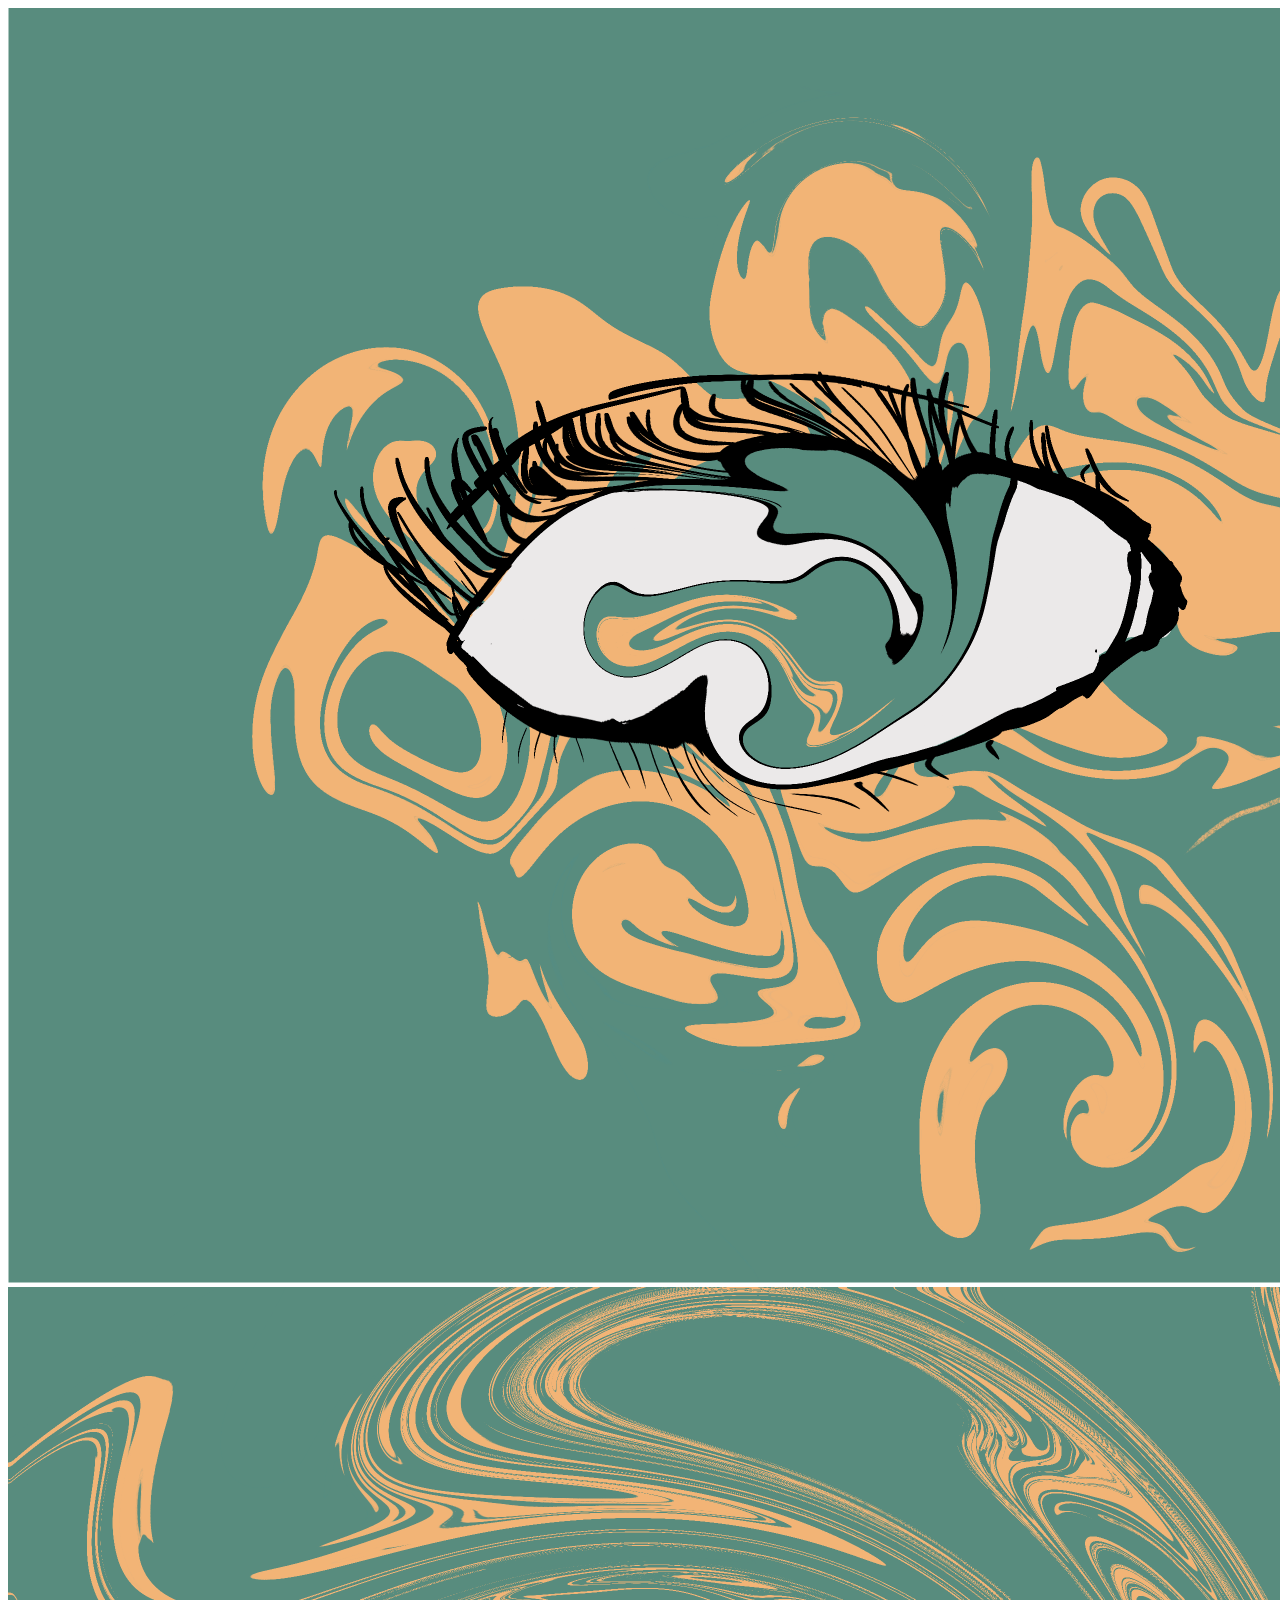
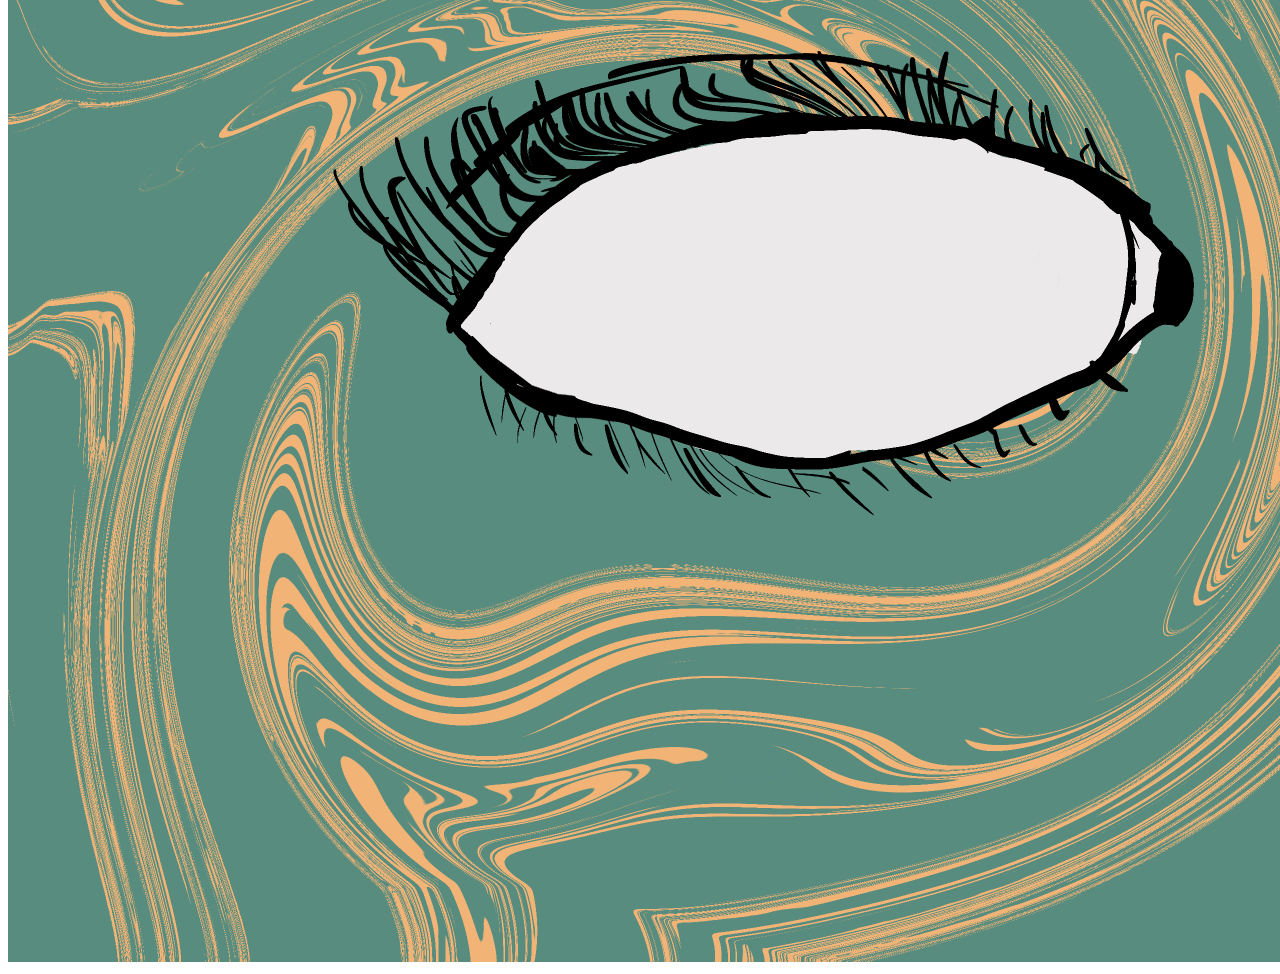
<file: Page 2.html>
<!doctype html>
<html>
<head>
<meta charset="utf-8">
<title>Untitled Document</title>
</head>

<body>
<img src="Untitled_Artwork 1.png" width="1650" height="1275" alt=""/><img src="Untitled_Artwork.png" width="1650" height="1275" alt=""/>
</body>
</html>
</file>
